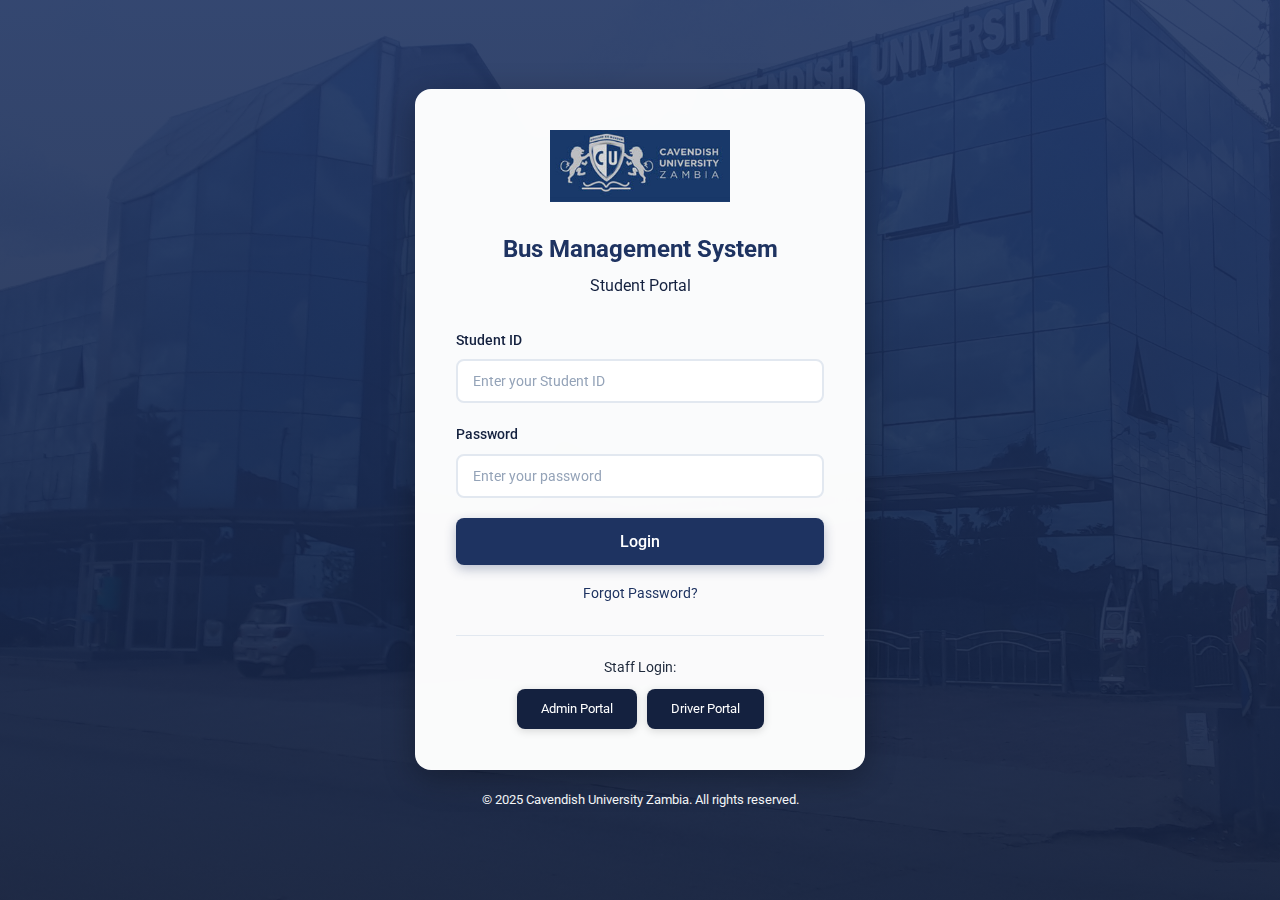
<file: index.html>
<!DOCTYPE html>
<html lang="en">
<head>
    <meta charset="UTF-8">
    <meta name="viewport" content="width=device-width, initial-scale=1.0">
    <title>Cavendish Bus Management - Student Login</title>
    <link rel="stylesheet" href="css/styles.css">
    <link href="https://fonts.googleapis.com/css2?family=Roboto:wght@300;400;500;700&display=swap" rel="stylesheet">
</head>
<body class="login-page">
    <div class="login-container">
        <div class="login-box">
            <div class="logo-section">
                <img src="assets/images/cavendish_mainlogo.jpg" alt="Cavendish University Logo" class="university-logo">
                <h1>Bus Management System</h1>
                <p class="subtitle">Student Portal</p>
            </div>
            
            <form id="studentLoginForm" class="login-form">
                <div class="form-group">
                    <label for="studentId">Student ID</label>
                    <input type="text" id="studentId" name="studentId" placeholder="Enter your Student ID" required>
                </div>
                
                <div class="form-group">
                    <label for="password">Password</label>
                    <input type="password" id="password" name="password" placeholder="Enter your password" required>
                </div>
                
                <button type="submit" class="btn-primary">Login</button>
                
                <div class="forgot-password">
                    <a href="#" id="forgotPasswordLink">Forgot Password?</a>
                </div>
            </form>
            
            <div class="other-portals">
                <p>Staff Login:</p>
                <div class="portal-links">
                    <a href="admin_dashboard/home.html" class="portal-link">Admin Portal</a>
                    <a href="driver_page/home.html" class="portal-link">Driver Portal</a>
                </div>
            </div>
        </div>
        
        <footer class="login-footer">
            <p>&copy; 2025 Cavendish University Zambia. All rights reserved.</p>
        </footer>
    </div>
    
    <script src="scripts/main.js"></script>
</body>
</html>
</file>
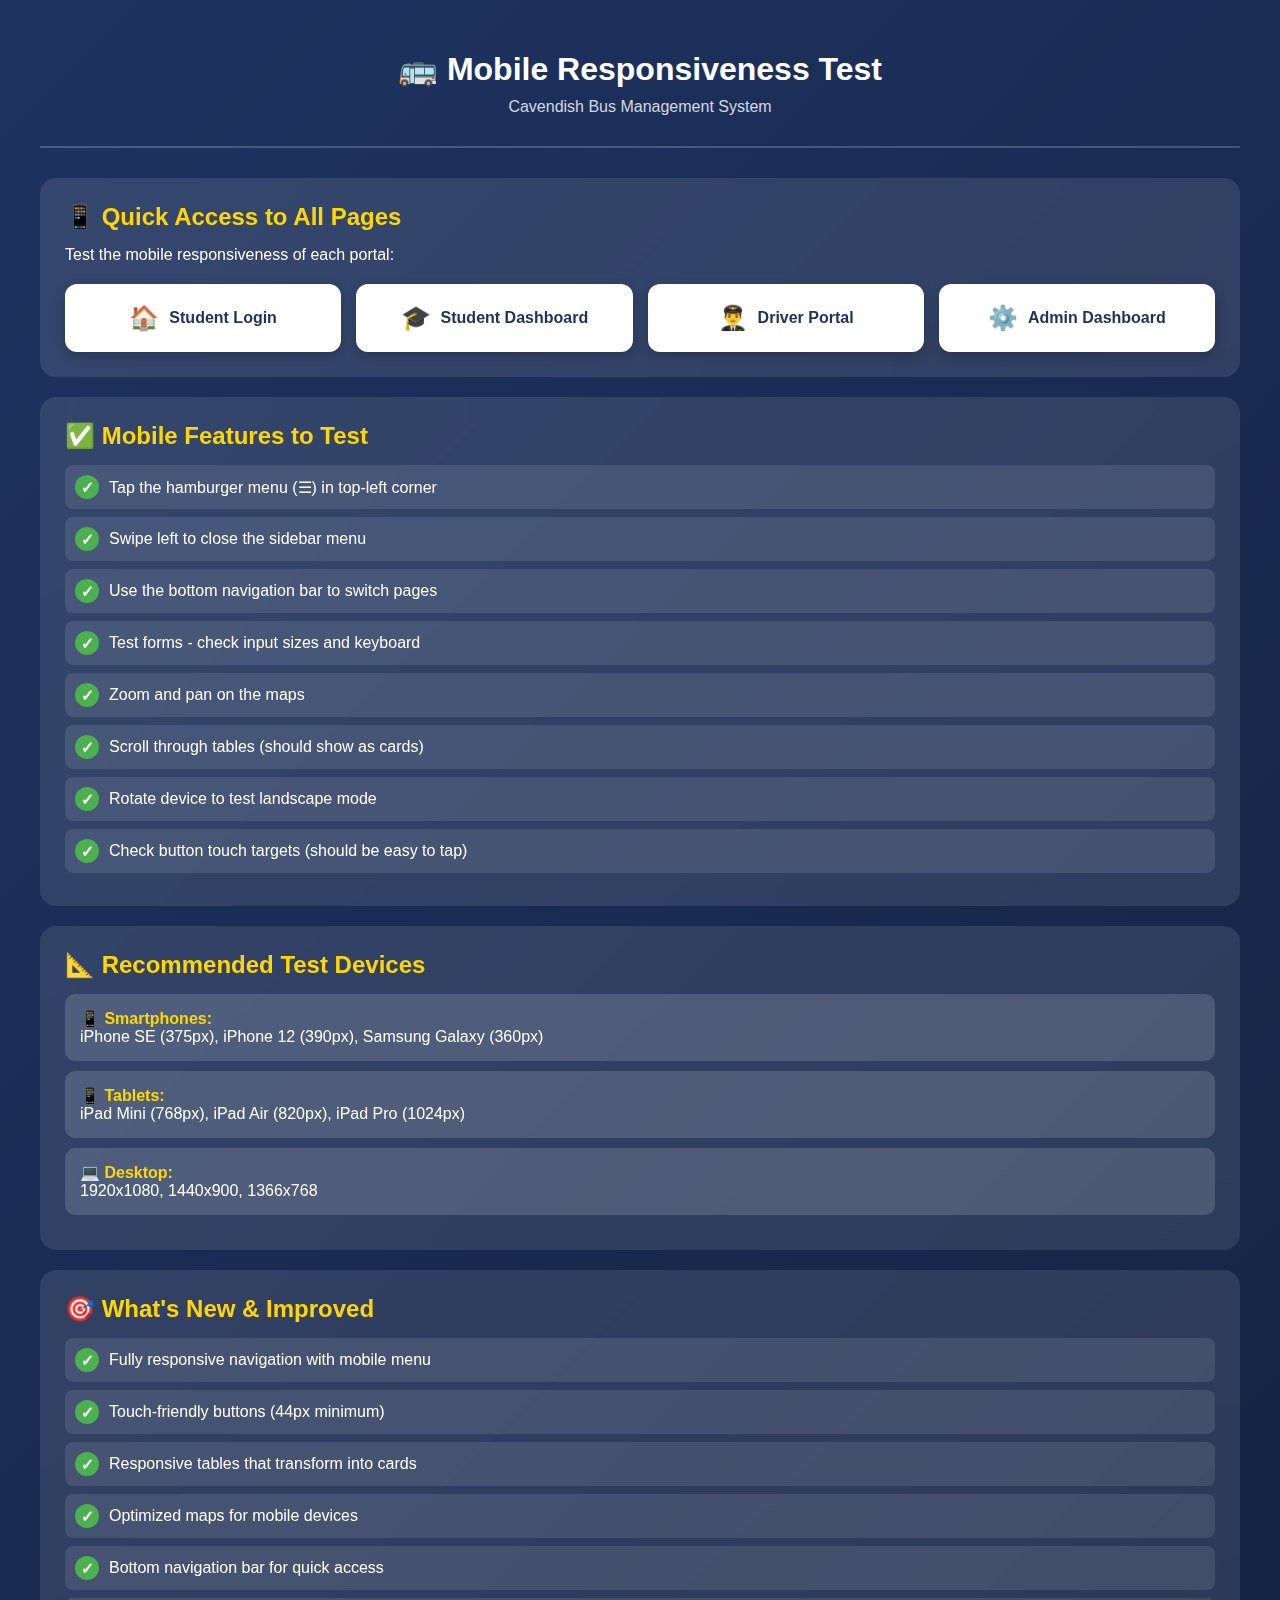
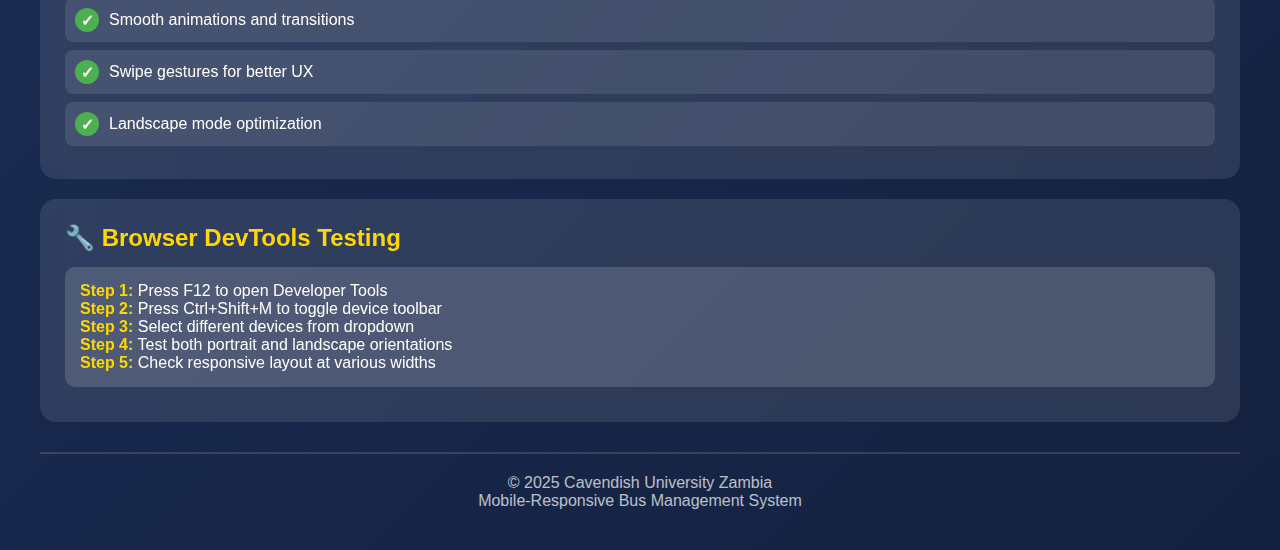
<file: mobile-test.html>
<!DOCTYPE html>
<html lang="en">
<head>
    <meta charset="UTF-8">
    <meta name="viewport" content="width=device-width, initial-scale=1.0, maximum-scale=1.0, user-scalable=no">
    <title>Mobile Test - Cavendish Bus Management</title>
    <style>
        * {
            margin: 0;
            padding: 0;
            box-sizing: border-box;
        }
        
        body {
            font-family: 'Segoe UI', Tahoma, Geneva, Verdana, sans-serif;
            background: linear-gradient(135deg, #1e3361 0%, #14213f 100%);
            color: white;
            padding: 20px;
            min-height: 100vh;
        }
        
        .container {
            max-width: 1200px;
            margin: 0 auto;
        }
        
        header {
            text-align: center;
            padding: 30px 0;
            border-bottom: 2px solid rgba(255,255,255,0.2);
            margin-bottom: 30px;
        }
        
        h1 {
            font-size: 2rem;
            margin-bottom: 10px;
        }
        
        .subtitle {
            opacity: 0.8;
            font-size: 1rem;
        }
        
        .test-section {
            background: rgba(255,255,255,0.1);
            backdrop-filter: blur(10px);
            border-radius: 16px;
            padding: 25px;
            margin-bottom: 20px;
        }
        
        h2 {
            font-size: 1.5rem;
            margin-bottom: 15px;
            color: #ffd700;
        }
        
        .button-grid {
            display: grid;
            grid-template-columns: repeat(auto-fit, minmax(250px, 1fr));
            gap: 15px;
            margin-top: 20px;
        }
        
        .test-btn {
            background: white;
            color: #1e3361;
            padding: 20px;
            border: none;
            border-radius: 12px;
            font-size: 16px;
            font-weight: 600;
            cursor: pointer;
            transition: all 0.3s ease;
            text-decoration: none;
            display: flex;
            align-items: center;
            justify-content: center;
            gap: 10px;
            box-shadow: 0 4px 12px rgba(0,0,0,0.2);
        }
        
        .test-btn:hover {
            transform: translateY(-3px);
            box-shadow: 0 6px 16px rgba(0,0,0,0.3);
        }
        
        .test-btn:active {
            transform: scale(0.98);
        }
        
        .icon {
            font-size: 24px;
        }
        
        .info-card {
            background: rgba(255,255,255,0.15);
            padding: 15px;
            border-radius: 10px;
            margin: 10px 0;
        }
        
        .info-card strong {
            color: #ffd700;
        }
        
        .checklist {
            list-style: none;
            margin-top: 15px;
        }
        
        .checklist li {
            padding: 10px;
            background: rgba(255,255,255,0.1);
            margin: 8px 0;
            border-radius: 8px;
            display: flex;
            align-items: center;
            gap: 10px;
        }
        
        .checklist li::before {
            content: '✓';
            background: #4caf50;
            color: white;
            width: 24px;
            height: 24px;
            border-radius: 50%;
            display: flex;
            align-items: center;
            justify-content: center;
            font-weight: bold;
        }
        
        @media (max-width: 768px) {
            h1 {
                font-size: 1.5rem;
            }
            
            h2 {
                font-size: 1.2rem;
            }
            
            .test-section {
                padding: 20px;
            }
            
            .button-grid {
                grid-template-columns: 1fr;
            }
        }
        
        footer {
            text-align: center;
            padding: 20px;
            margin-top: 30px;
            border-top: 2px solid rgba(255,255,255,0.2);
            opacity: 0.7;
        }
    </style>
</head>
<body>
    <div class="container">
        <header>
            <h1>🚌 Mobile Responsiveness Test</h1>
            <p class="subtitle">Cavendish Bus Management System</p>
        </header>
        
        <div class="test-section">
            <h2>📱 Quick Access to All Pages</h2>
            <p>Test the mobile responsiveness of each portal:</p>
            <div class="button-grid">
                <a href="index.html" class="test-btn">
                    <span class="icon">🏠</span>
                    Student Login
                </a>
                <a href="student_page/home.html" class="test-btn">
                    <span class="icon">🎓</span>
                    Student Dashboard
                </a>
                <a href="driver_page/home.html" class="test-btn">
                    <span class="icon">👨‍✈️</span>
                    Driver Portal
                </a>
                <a href="admin_dashboard/home.html" class="test-btn">
                    <span class="icon">⚙️</span>
                    Admin Dashboard
                </a>
            </div>
        </div>
        
        <div class="test-section">
            <h2>✅ Mobile Features to Test</h2>
            <ul class="checklist">
                <li>Tap the hamburger menu (☰) in top-left corner</li>
                <li>Swipe left to close the sidebar menu</li>
                <li>Use the bottom navigation bar to switch pages</li>
                <li>Test forms - check input sizes and keyboard</li>
                <li>Zoom and pan on the maps</li>
                <li>Scroll through tables (should show as cards)</li>
                <li>Rotate device to test landscape mode</li>
                <li>Check button touch targets (should be easy to tap)</li>
            </ul>
        </div>
        
        <div class="test-section">
            <h2>📐 Recommended Test Devices</h2>
            <div class="info-card">
                <strong>📱 Smartphones:</strong>
                <p>iPhone SE (375px), iPhone 12 (390px), Samsung Galaxy (360px)</p>
            </div>
            <div class="info-card">
                <strong>📱 Tablets:</strong>
                <p>iPad Mini (768px), iPad Air (820px), iPad Pro (1024px)</p>
            </div>
            <div class="info-card">
                <strong>💻 Desktop:</strong>
                <p>1920x1080, 1440x900, 1366x768</p>
            </div>
        </div>
        
        <div class="test-section">
            <h2>🎯 What's New & Improved</h2>
            <ul class="checklist">
                <li>Fully responsive navigation with mobile menu</li>
                <li>Touch-friendly buttons (44px minimum)</li>
                <li>Responsive tables that transform into cards</li>
                <li>Optimized maps for mobile devices</li>
                <li>Bottom navigation bar for quick access</li>
                <li>Smooth animations and transitions</li>
                <li>Swipe gestures for better UX</li>
                <li>Landscape mode optimization</li>
            </ul>
        </div>
        
        <div class="test-section">
            <h2>🔧 Browser DevTools Testing</h2>
            <div class="info-card">
                <strong>Step 1:</strong> Press F12 to open Developer Tools<br>
                <strong>Step 2:</strong> Press Ctrl+Shift+M to toggle device toolbar<br>
                <strong>Step 3:</strong> Select different devices from dropdown<br>
                <strong>Step 4:</strong> Test both portrait and landscape orientations<br>
                <strong>Step 5:</strong> Check responsive layout at various widths
            </div>
        </div>
        
        <footer>
            <p>© 2025 Cavendish University Zambia</p>
            <p>Mobile-Responsive Bus Management System</p>
        </footer>
    </div>
    
    <script>
        // Add touch feedback
        document.querySelectorAll('.test-btn').forEach(btn => {
            btn.addEventListener('touchstart', function() {
                this.style.transform = 'scale(0.95)';
            });
            
            btn.addEventListener('touchend', function() {
                this.style.transform = '';
            });
        });
        
        // Display current viewport size
        function showViewportSize() {
            const width = window.innerWidth;
            const height = window.innerHeight;
            console.log(`Viewport: ${width}x${height}px`);
        }
        
        window.addEventListener('resize', showViewportSize);
        window.addEventListener('orientationchange', function() {
            setTimeout(showViewportSize, 100);
        });
        
        showViewportSize();
    </script>
</body>
</html>
</file>
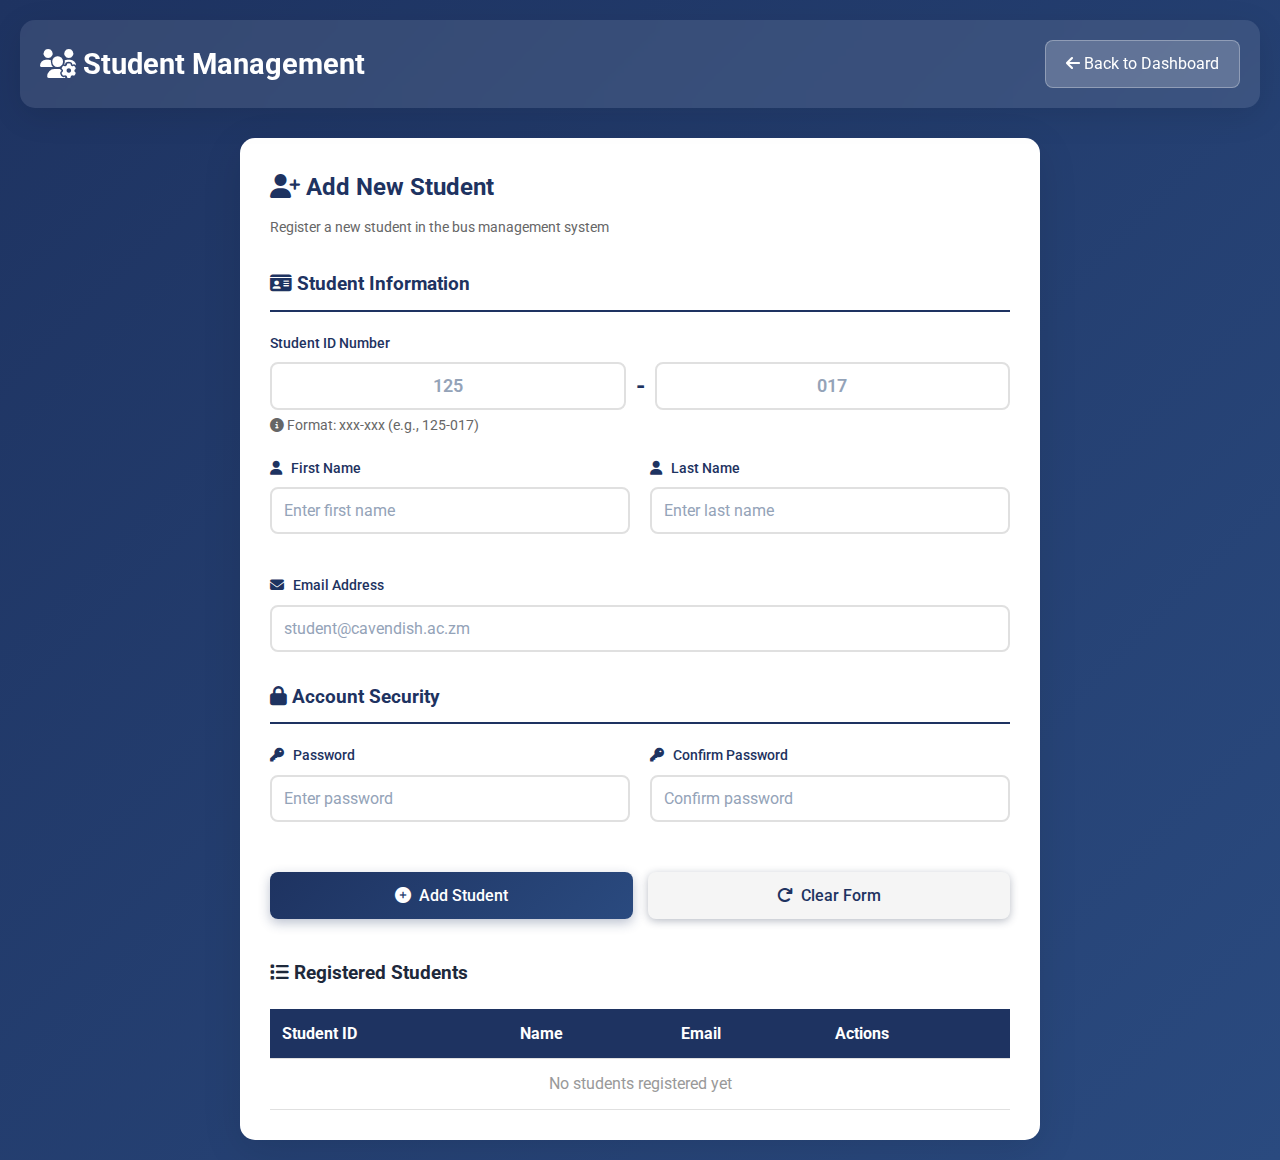
<file: admin_dashboard/manage_students.html>
<!DOCTYPE html>
<html lang="en">
<head>
    <meta charset="UTF-8">
    <meta name="viewport" content="width=device-width, initial-scale=1.0, maximum-scale=1.0, user-scalable=no, viewport-fit=cover">
    <meta name="apple-mobile-web-app-capable" content="yes">
    <meta name="apple-mobile-web-app-status-bar-style" content="black-translucent">
    <meta name="theme-color" content="#1e3361">
    <meta name="description" content="Cavendish University Zambia Bus Management System - Student Management">
    <title>Cavendish Bus Management - Manage Students</title>
    <link rel="stylesheet" href="../css/styles.css">
    <link href="https://fonts.googleapis.com/css2?family=Roboto:wght@300;400;500;700&display=swap" rel="stylesheet">
    <link rel="stylesheet" href="https://cdnjs.cloudflare.com/ajax/libs/font-awesome/6.4.0/css/all.min.css">
    <style>
        .admin-container {
            min-height: 100vh;
            background: linear-gradient(135deg, #1e3361 0%, #2a4a7f 100%);
            padding: 20px;
        }

        .admin-header {
            background: rgba(255, 255, 255, 0.1);
            backdrop-filter: blur(10px);
            border-radius: 15px;
            padding: 20px;
            margin-bottom: 30px;
            display: flex;
            justify-content: space-between;
            align-items: center;
            box-shadow: 0 8px 32px rgba(0, 0, 0, 0.1);
        }

        .admin-header h1 {
            color: white;
            margin: 0;
            font-size: 1.8rem;
        }

        .logout-btn {
            background: rgba(255, 255, 255, 0.2);
            color: white;
            padding: 10px 20px;
            border-radius: 8px;
            text-decoration: none;
            transition: all 0.3s ease;
            border: 1px solid rgba(255, 255, 255, 0.3);
        }

        .logout-btn:hover {
            background: rgba(255, 255, 255, 0.3);
            transform: translateY(-2px);
        }

        .management-card {
            background: white;
            border-radius: 15px;
            padding: 30px;
            box-shadow: 0 10px 40px rgba(0, 0, 0, 0.1);
            max-width: 800px;
            margin: 0 auto;
        }

        .management-card h2 {
            color: #1e3361;
            margin-bottom: 10px;
            font-size: 1.5rem;
        }

        .management-card .subtitle {
            color: #666;
            margin-bottom: 30px;
            font-size: 0.9rem;
        }

        .form-section {
            margin-bottom: 30px;
        }

        .form-section h3 {
            color: #1e3361;
            margin-bottom: 20px;
            font-size: 1.2rem;
            border-bottom: 2px solid #1e3361;
            padding-bottom: 10px;
        }

        .form-row {
            display: grid;
            grid-template-columns: 1fr 1fr;
            gap: 20px;
            margin-bottom: 20px;
        }

        .form-group {
            margin-bottom: 20px;
        }

        .form-group label {
            display: block;
            margin-bottom: 8px;
            color: #1e3361;
            font-weight: 500;
        }

        .form-group input {
            width: 100%;
            padding: 12px;
            border: 2px solid #e0e0e0;
            border-radius: 8px;
            font-size: 1rem;
            transition: all 0.3s ease;
            box-sizing: border-box;
        }

        .form-group input:focus {
            outline: none;
            border-color: #1e3361;
            box-shadow: 0 0 0 3px rgba(30, 51, 97, 0.1);
        }

        .student-id-input {
            display: flex;
            gap: 10px;
            align-items: center;
        }

        .student-id-input input {
            flex: 1;
            text-align: center;
            font-weight: 600;
            font-size: 1.1rem;
        }

        .student-id-input span {
            font-size: 1.5rem;
            color: #1e3361;
            font-weight: bold;
        }

        .btn-group {
            display: flex;
            gap: 15px;
            margin-top: 30px;
        }

        .btn {
            flex: 1;
            padding: 14px 28px;
            border: none;
            border-radius: 8px;
            font-size: 1rem;
            font-weight: 500;
            cursor: pointer;
            transition: all 0.3s ease;
            display: flex;
            align-items: center;
            justify-content: center;
            gap: 8px;
        }

        .btn-primary {
            background: linear-gradient(135deg, #1e3361 0%, #2a4a7f 100%);
            color: white;
        }

        .btn-primary:hover {
            transform: translateY(-2px);
            box-shadow: 0 5px 20px rgba(30, 51, 97, 0.4);
        }

        .btn-secondary {
            background: #f5f5f5;
            color: #1e3361;
        }

        .btn-secondary:hover {
            background: #e0e0e0;
        }

        .students-list {
            margin-top: 40px;
        }

        .students-table {
            width: 100%;
            border-collapse: collapse;
            margin-top: 20px;
        }

        .students-table thead {
            background: #1e3361;
            color: white;
        }

        .students-table th,
        .students-table td {
            padding: 12px;
            text-align: left;
            border-bottom: 1px solid #e0e0e0;
        }

        .students-table tbody tr:hover {
            background: #f5f5f5;
        }

        .action-btn {
            padding: 6px 12px;
            border: none;
            border-radius: 5px;
            cursor: pointer;
            font-size: 0.85rem;
            transition: all 0.3s ease;
        }

        .btn-edit {
            background: #4CAF50;
            color: white;
            margin-right: 5px;
        }

        .btn-edit:hover {
            background: #45a049;
        }

        .btn-delete {
            background: #f44336;
            color: white;
        }

        .btn-delete:hover {
            background: #da190b;
        }

        .success-message,
        .error-message {
            padding: 15px;
            border-radius: 8px;
            margin-bottom: 20px;
            display: none;
        }

        .success-message {
            background: #d4edda;
            color: #155724;
            border: 1px solid #c3e6cb;
        }

        .error-message {
            background: #f8d7da;
            color: #721c24;
            border: 1px solid #f5c6cb;
        }

        .id-format-hint {
            font-size: 0.85rem;
            color: #666;
            margin-top: 5px;
        }

        @media (max-width: 768px) {
            .admin-header {
                flex-direction: column;
                gap: 15px;
            }

            .form-row {
                grid-template-columns: 1fr;
            }

            .btn-group {
                flex-direction: column;
            }

            .students-table {
                font-size: 0.85rem;
            }

            .students-table th,
            .students-table td {
                padding: 8px;
            }
        }
    </style>
</head>
<body>
    <div class="admin-container">
        <div class="admin-header">
            <h1><i class="fas fa-users-cog"></i> Student Management</h1>
            <a href="home.html" class="logout-btn"><i class="fas fa-arrow-left"></i> Back to Dashboard</a>
        </div>

        <div class="management-card">
            <h2><i class="fas fa-user-plus"></i> Add New Student</h2>
            <p class="subtitle">Register a new student in the bus management system</p>

            <div id="successMessage" class="success-message">
                <i class="fas fa-check-circle"></i> <span id="successText"></span>
            </div>
            <div id="errorMessage" class="error-message">
                <i class="fas fa-exclamation-circle"></i> <span id="errorText"></span>
            </div>

            <form id="addStudentForm">
                <div class="form-section">
                    <h3><i class="fas fa-id-card"></i> Student Information</h3>
                    
                    <div class="form-group">
                        <label for="studentIdPart1">Student ID Number</label>
                        <div class="student-id-input">
                            <input type="text" id="studentIdPart1" name="studentIdPart1" 
                                   placeholder="125" maxlength="3" pattern="[0-9]{3}" required>
                            <span>-</span>
                            <input type="text" id="studentIdPart2" name="studentIdPart2" 
                                   placeholder="017" maxlength="3" pattern="[0-9]{3}" required>
                        </div>
                        <div class="id-format-hint">
                            <i class="fas fa-info-circle"></i> Format: xxx-xxx (e.g., 125-017)
                        </div>
                    </div>

                    <div class="form-row">
                        <div class="form-group">
                            <label for="firstName"><i class="fas fa-user"></i> First Name</label>
                            <input type="text" id="firstName" name="firstName" placeholder="Enter first name" required>
                        </div>

                        <div class="form-group">
                            <label for="lastName"><i class="fas fa-user"></i> Last Name</label>
                            <input type="text" id="lastName" name="lastName" placeholder="Enter last name" required>
                        </div>
                    </div>

                    <div class="form-group">
                        <label for="email"><i class="fas fa-envelope"></i> Email Address</label>
                        <input type="email" id="email" name="email" placeholder="student@cavendish.ac.zm" required>
                    </div>
                </div>

                <div class="form-section">
                    <h3><i class="fas fa-lock"></i> Account Security</h3>
                    
                    <div class="form-row">
                        <div class="form-group">
                            <label for="password"><i class="fas fa-key"></i> Password</label>
                            <input type="password" id="password" name="password" 
                                   placeholder="Enter password" minlength="6" required>
                        </div>

                        <div class="form-group">
                            <label for="confirmPassword"><i class="fas fa-key"></i> Confirm Password</label>
                            <input type="password" id="confirmPassword" name="confirmPassword" 
                                   placeholder="Confirm password" minlength="6" required>
                        </div>
                    </div>
                </div>

                <div class="btn-group">
                    <button type="submit" class="btn btn-primary">
                        <i class="fas fa-plus-circle"></i> Add Student
                    </button>
                    <button type="reset" class="btn btn-secondary">
                        <i class="fas fa-redo"></i> Clear Form
                    </button>
                </div>
            </form>

            <div class="students-list">
                <h3><i class="fas fa-list"></i> Registered Students</h3>
                <table class="students-table">
                    <thead>
                        <tr>
                            <th>Student ID</th>
                            <th>Name</th>
                            <th>Email</th>
                            <th>Actions</th>
                        </tr>
                    </thead>
                    <tbody id="studentsTableBody">
                        <!-- Students will be dynamically added here -->
                    </tbody>
                </table>
            </div>
        </div>
    </div>

    <script>
        // Storage key for students
        const STORAGE_KEY = 'cavendish_students';

        // Load students from localStorage
        function loadStudents() {
            const students = localStorage.getItem(STORAGE_KEY);
            return students ? JSON.parse(students) : [];
        }

        // Save students to localStorage
        function saveStudents(students) {
            localStorage.setItem(STORAGE_KEY, JSON.stringify(students));
        }

        // Display students in table
        function displayStudents() {
            const students = loadStudents();
            const tbody = document.getElementById('studentsTableBody');
            
            if (students.length === 0) {
                tbody.innerHTML = '<tr><td colspan="4" style="text-align: center; color: #999;">No students registered yet</td></tr>';
                return;
            }

            tbody.innerHTML = students.map(student => `
                <tr>
                    <td><strong>${student.studentId}</strong></td>
                    <td>${student.firstName} ${student.lastName}</td>
                    <td>${student.email}</td>
                    <td>
                        <button class="action-btn btn-edit" onclick="editStudent('${student.studentId}')">
                            <i class="fas fa-edit"></i> Edit
                        </button>
                        <button class="action-btn btn-delete" onclick="deleteStudent('${student.studentId}')">
                            <i class="fas fa-trash"></i> Delete
                        </button>
                    </td>
                </tr>
            `).join('');
        }

        // Show success message
        function showSuccess(message) {
            const successMsg = document.getElementById('successMessage');
            const successText = document.getElementById('successText');
            successText.textContent = message;
            successMsg.style.display = 'block';
            
            setTimeout(() => {
                successMsg.style.display = 'none';
            }, 5000);
        }

        // Show error message
        function showError(message) {
            const errorMsg = document.getElementById('errorMessage');
            const errorText = document.getElementById('errorText');
            errorText.textContent = message;
            errorMsg.style.display = 'block';
            
            setTimeout(() => {
                errorMsg.style.display = 'none';
            }, 5000);
        }

        // Auto-format student ID input
        document.getElementById('studentIdPart1').addEventListener('input', function(e) {
            this.value = this.value.replace(/[^0-9]/g, '');
            if (this.value.length === 3) {
                document.getElementById('studentIdPart2').focus();
            }
        });

        document.getElementById('studentIdPart2').addEventListener('input', function(e) {
            this.value = this.value.replace(/[^0-9]/g, '');
        });

        // Handle form submission
        document.getElementById('addStudentForm').addEventListener('submit', function(e) {
            e.preventDefault();

            // Get form values
            const part1 = document.getElementById('studentIdPart1').value;
            const part2 = document.getElementById('studentIdPart2').value;
            const studentId = `${part1}-${part2}`;
            const firstName = document.getElementById('firstName').value;
            const lastName = document.getElementById('lastName').value;
            const email = document.getElementById('email').value;
            const password = document.getElementById('password').value;
            const confirmPassword = document.getElementById('confirmPassword').value;

            // Validate student ID format
            if (part1.length !== 3 || part2.length !== 3) {
                showError('Student ID must be in format xxx-xxx (6 digits)');
                return;
            }

            // Validate passwords match
            if (password !== confirmPassword) {
                showError('Passwords do not match!');
                return;
            }

            // Load existing students
            const students = loadStudents();

            // Check if student ID already exists
            if (students.some(s => s.studentId === studentId)) {
                showError('Student ID already exists!');
                return;
            }

            // Add new student
            const newStudent = {
                studentId: studentId,
                firstName: firstName,
                lastName: lastName,
                email: email,
                password: password, // In production, this should be hashed
                createdAt: new Date().toISOString()
            };

            students.push(newStudent);
            saveStudents(students);

            // Show success message
            showSuccess(`Student ${studentId} - ${firstName} ${lastName} has been added successfully!`);

            // Reset form
            this.reset();
            document.getElementById('studentIdPart1').focus();

            // Refresh table
            displayStudents();
        });

        // Delete student
        function deleteStudent(studentId) {
            if (!confirm(`Are you sure you want to delete student ${studentId}?`)) {
                return;
            }

            let students = loadStudents();
            students = students.filter(s => s.studentId !== studentId);
            saveStudents(students);

            showSuccess(`Student ${studentId} has been deleted.`);
            displayStudents();
        }

        // Edit student (basic implementation)
        function editStudent(studentId) {
            const students = loadStudents();
            const student = students.find(s => s.studentId === studentId);

            if (student) {
                const [part1, part2] = student.studentId.split('-');
                document.getElementById('studentIdPart1').value = part1;
                document.getElementById('studentIdPart2').value = part2;
                document.getElementById('firstName').value = student.firstName;
                document.getElementById('lastName').value = student.lastName;
                document.getElementById('email').value = student.email;
                document.getElementById('password').value = student.password;
                document.getElementById('confirmPassword').value = student.password;

                // Scroll to form
                window.scrollTo({ top: 0, behavior: 'smooth' });

                // Delete the old entry (will be replaced when form is submitted)
                deleteStudent(studentId);
            }
        }

        // Load students on page load
        displayStudents();
    </script>
</body>
</html>
</file>
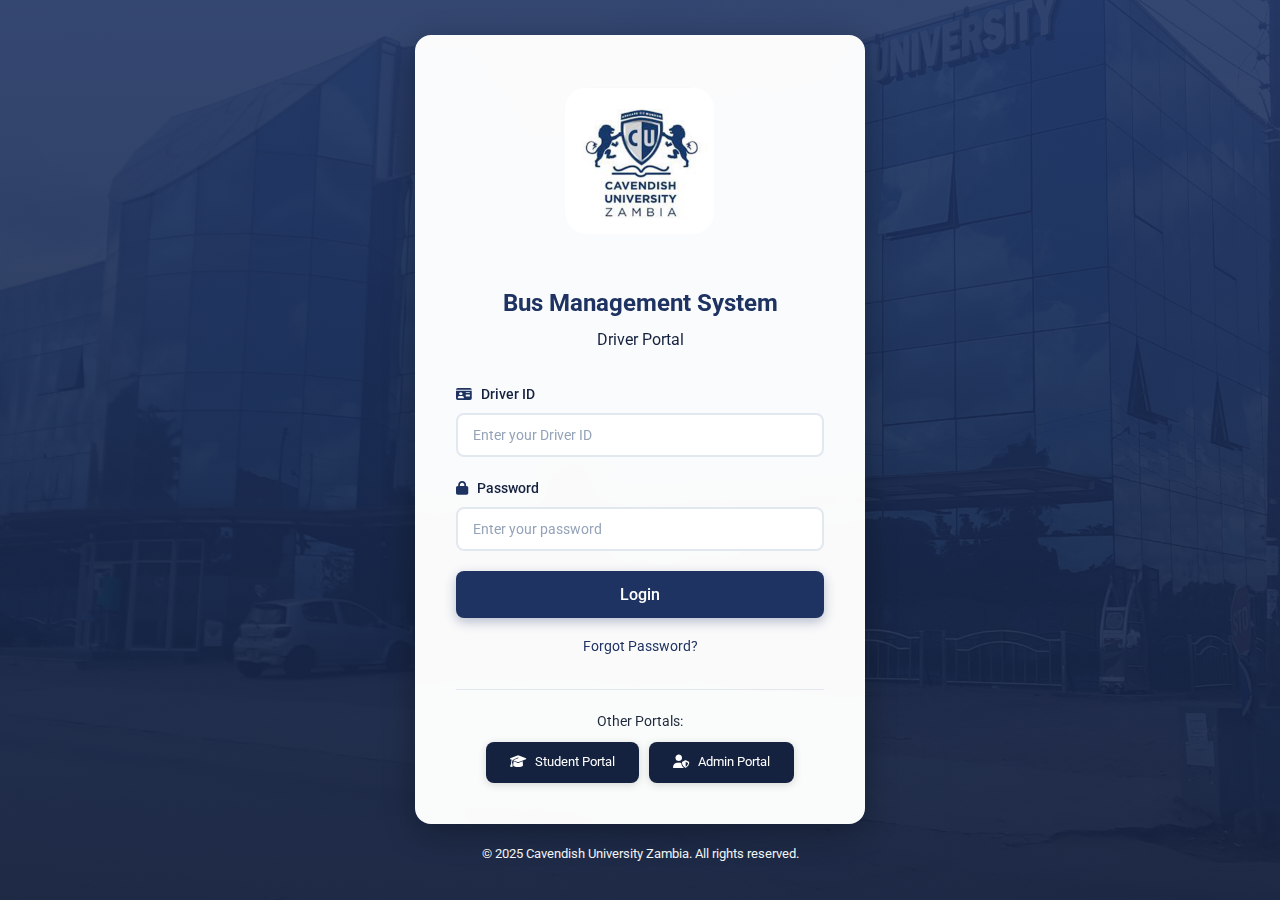
<file: driver_page/driver_login.html>
<!DOCTYPE html>
<html lang="en">
<head>
    <meta charset="UTF-8">
    <meta name="viewport" content="width=device-width, initial-scale=1.0, maximum-scale=1.0, user-scalable=no, viewport-fit=cover">
    <meta name="apple-mobile-web-app-capable" content="yes">
    <meta name="apple-mobile-web-app-status-bar-style" content="black-translucent">
    <meta name="theme-color" content="#1e3361">
    <meta name="description" content="Cavendish University Zambia Bus Management System - Driver Login Portal">
    <title>Cavendish Bus Management - Driver Login</title>
    <link rel="stylesheet" href="../css/styles.css">
    <link href="https://fonts.googleapis.com/css2?family=Roboto:wght@300;400;500;700&display=swap" rel="stylesheet">
    <link rel="stylesheet" href="https://cdnjs.cloudflare.com/ajax/libs/font-awesome/6.4.0/css/all.min.css">
</head>
<body class="login-page">
    <div class="login-container">
        <div class="login-box">
            <div class="logo-section">
                <img src="../assets/images/white_logo.png" alt="Cavendish University Logo" class="university-logo">
                <h1>Bus Management System</h1>
                <p class="subtitle">Driver Portal</p>
            </div>
            
            <form id="driverLoginForm" class="login-form">
                <div class="form-group">
                    <label for="driverId"><i class="fas fa-id-card"></i> Driver ID</label>
                    <input type="text" id="driverId" name="driverId" placeholder="Enter your Driver ID" required>
                </div>
                
                <div class="form-group">
                    <label for="password"><i class="fas fa-lock"></i> Password</label>
                    <input type="password" id="password" name="password" placeholder="Enter your password" required>
                </div>
                
                <button type="submit" class="btn-primary">Login</button>
                
                <div class="forgot-password">
                    <a href="#" id="forgotPasswordLink">Forgot Password?</a>
                </div>
            </form>
            
            <div class="other-portals">
                <p>Other Portals:</p>
                <div class="portal-links">
                    <a href="../index.html" class="portal-link"><i class="fas fa-graduation-cap"></i> Student Portal</a>
                    <a href="../admin_dashboard/admin_login.html" class="portal-link"><i class="fas fa-user-shield"></i> Admin Portal</a>
                </div>
            </div>
        </div>
        
        <footer class="login-footer">
            <p>&copy; 2025 Cavendish University Zambia. All rights reserved.</p>
        </footer>
    </div>
    
    <script src="../scripts/main.js"></script>
</body>
</html>
</file>
<file: css/styles.css>
/* ===================================
   Global Styles & Variables
   =================================== */
:root {
    --primary-color: #1e3361;
    --secondary-color: #14213f;
    --sidebar-nav-color: #19396a;
    --accent-color: #ffffff;
    --text-light: #f8fafc;
    --text-dark: #1e293b;
    --border-color: #e2e8f0;
    --success-color: #10b981;
    --warning-color: #f59e0b;
    --danger-color: #ef4444;
    --info-color: #06b6d4;
    --shadow: 0 2px 10px rgba(0, 0, 0, 0.08);
    --shadow-lg: 0 10px 30px rgba(0, 0, 0, 0.12);
}

* {
    margin: 0;
    padding: 0;
    box-sizing: border-box;
}

body {
    font-family: 'Roboto', sans-serif;
    background-color: #f5f5f5;
    color: var(--text-dark);
    line-height: 1.6;
    -webkit-font-smoothing: antialiased;
    -moz-osx-font-smoothing: grayscale;
}

/* iOS safe area support */
@supports (padding: max(0px)) {
    body {
        padding-left: env(safe-area-inset-left);
        padding-right: env(safe-area-inset-right);
    }
}

/* ===================================
   Login Page Styles
   =================================== */
.login-page {
    background: linear-gradient(rgba(30, 51, 97, 0.9), rgba(20, 33, 63, 0.9)), 
                url('../assets/images/login_background_image.jpeg') no-repeat center center fixed;
    background-size: cover;
    min-height: 100vh;
    display: flex;
    align-items: center;
    justify-content: center;
    padding: 20px;
}

.login-container {
    width: 100%;
    max-width: 450px;
}

.login-box {
    background: rgba(255, 255, 255, 0.98);
    backdrop-filter: blur(10px);
    border-radius: 16px;
    padding: 40px;
    box-shadow: 0 8px 32px rgba(0, 0, 0, 0.3);
    border: 1px solid rgba(255, 255, 255, 0.2);
}

.logo-section {
    text-align: center;
    margin-bottom: 30px;
}

.university-logo {
    max-width: 180px;
    height: auto;
    margin-bottom: 20px;
}

.logo-section h1 {
    color: var(--primary-color);
    font-size: 24px;
    font-weight: 700;
    margin-bottom: 5px;
}

.subtitle {
    color: var(--secondary-color);
    font-size: 16px;
    font-weight: 400;
}

.login-form {
    margin-top: 30px;
}

.form-group {
    margin-bottom: 20px;
}

.form-group label {
    display: block;
    color: var(--secondary-color);
    font-weight: 500;
    margin-bottom: 8px;
    font-size: 14px;
}

.form-group label i {
    margin-right: 6px;
    color: var(--primary-color);
}

.form-group input {
    width: 100%;
    padding: 12px 15px;
    border: 2px solid var(--border-color);
    border-radius: 8px;
    font-size: 14px;
    font-family: 'Roboto', sans-serif;
    transition: all 0.3s ease;
    background: white;
}

.form-group input:focus {
    outline: none;
    border-color: var(--primary-color);
    box-shadow: 0 0 0 3px rgba(30, 58, 138, 0.1);
}

.form-group input::placeholder {
    color: #94a3b8;
}

.btn-primary {
    width: 100%;
    padding: 14px;
    background: var(--primary-color);
    color: white;
    border: none;
    border-radius: 8px;
    font-size: 16px;
    font-weight: 500;
    cursor: pointer;
    transition: all 0.3s ease;
    font-family: 'Roboto', sans-serif;
    box-shadow: 0 4px 12px rgba(30, 51, 97, 0.3);
}

.btn-primary:hover {
    background: var(--secondary-color);
    transform: translateY(-2px);
    box-shadow: 0 6px 16px rgba(30, 51, 97, 0.4);
}

.forgot-password {
    text-align: center;
    margin-top: 15px;
}

.forgot-password a {
    color: var(--primary-color);
    text-decoration: none;
    font-size: 14px;
}

.forgot-password a:hover {
    text-decoration: underline;
}

.other-portals {
    margin-top: 30px;
    padding-top: 20px;
    border-top: 1px solid var(--border-color);
    text-align: center;
}

.other-portals p {
    color: var(--text-dark);
    font-size: 14px;
    margin-bottom: 10px;
}

.portal-links {
    display: flex;
    gap: 10px;
    justify-content: center;
}

.portal-link {
    padding: 10px 24px;
    background: var(--secondary-color);
    color: white;
    text-decoration: none;
    border-radius: 8px;
    font-size: 13px;
    transition: all 0.3s ease;
    box-shadow: 0 2px 8px rgba(0, 0, 0, 0.15);
}

.portal-link:hover {
    background: var(--primary-color);
    transform: translateY(-2px);
    box-shadow: 0 4px 12px rgba(0, 0, 0, 0.25);
}

.portal-link i {
    margin-right: 6px;
}

.login-footer {
    text-align: center;
    margin-top: 20px;
    color: var(--text-light);
    font-size: 13px;
}

/* ===================================
   Dashboard Layout (Admin/Student/Driver)
   =================================== */
.dashboard {
    display: flex;
    min-height: 100vh;
    background-color: #f5f5f5;
}

/* Sidebar Navigation */
.sidebar {
    width: 260px;
    background: var(--sidebar-nav-color);
    color: white;
    position: fixed;
    height: 100vh;
    overflow-y: auto;
    transition: transform 0.3s;
    z-index: 1000;
    box-shadow: 4px 0 15px rgba(0, 0, 0, 0.1);
}

.sidebar-header {
    padding: 30px 20px;
    background: var(--primary-color);
    text-align: center;
    border-bottom: 2px solid var(--secondary-color);
}

.sidebar-logo {
    max-width: 140px;
    height: auto;
    margin-bottom: 12px;
    background: white;
    padding: 10px;
    border-radius: 8px;
}

.sidebar-title {
    font-size: 18px;
    font-weight: 600;
    color: white;
}

.sidebar-nav {
    padding: 20px 0;
}

.nav-item {
    padding: 15px 25px;
    color: rgba(255, 255, 255, 0.9);
    text-decoration: none;
    display: flex;
    align-items: center;
    gap: 12px;
    transition: all 0.3s ease;
    cursor: pointer;
    border-left: 4px solid transparent;
}

.nav-item:hover {
    background: var(--primary-color);
    color: white;
}

.nav-item.active {
    background: var(--primary-color);
    color: white;
    border-left-color: white;
    font-weight: 500;
}

.nav-icon {
    font-size: 20px;
    width: 24px;
    display: flex;
    align-items: center;
    justify-content: center;
}

.nav-icon i {
    font-size: 18px;
}

/* Main Content Area */
.main-content {
    flex: 1;
    margin-left: 260px;
    display: flex;
    flex-direction: column;
}

/* Top Header Bar */
.top-header {
    background: white;
    padding: 15px 30px;
    display: flex;
    justify-content: space-between;
    align-items: center;
    box-shadow: var(--shadow);
    position: sticky;
    top: 0;
    z-index: 999;
}

.header-left h2 {
    color: var(--primary-color);
    font-size: 24px;
    font-weight: 500;
}

.header-right {
    display: flex;
    align-items: center;
    gap: 20px;
}

.header-icon {
    width: 40px;
    height: 40px;
    border-radius: 50%;
    background: var(--primary-color);
    color: white;
    display: flex;
    align-items: center;
    justify-content: center;
    cursor: pointer;
    transition: all 0.3s ease;
    position: relative;
}

.header-icon:hover {
    background: var(--secondary-color);
    transform: scale(1.05);
}

.header-icon i {
    font-size: 18px;
}

.notification-badge {
    position: absolute;
    top: -5px;
    right: -5px;
    background: var(--danger-color);
    color: white;
    border-radius: 50%;
    width: 20px;
    height: 20px;
    font-size: 11px;
    display: flex;
    align-items: center;
    justify-content: center;
    font-weight: 700;
}

.profile-icon {
    width: 40px;
    height: 40px;
    border-radius: 50%;
    background: var(--secondary-color);
    color: white;
    display: flex;
    align-items: center;
    justify-content: center;
    font-weight: 500;
    cursor: pointer;
}

/* Content Container */
.content-container {
    padding: 30px;
    flex: 1;
}

/* Cards */
.card {
    background: white;
    border-radius: 12px;
    padding: 25px;
    box-shadow: var(--shadow);
    margin-bottom: 25px;
    transition: all 0.3s ease;
    border: 1px solid var(--border-color);
}

.card:hover {
    box-shadow: var(--shadow-lg);
    transform: translateY(-2px);
}

.card-header {
    margin-bottom: 20px;
}

.card-title {
    color: var(--primary-color);
    font-size: 20px;
    font-weight: 500;
    margin-bottom: 5px;
}

.card-subtitle {
    color: #777;
    font-size: 14px;
}

/* Stats Cards */
.stats-grid {
    display: grid;
    grid-template-columns: repeat(auto-fit, minmax(250px, 1fr));
    gap: 20px;
    margin-bottom: 30px;
}

.stat-card {
    background: white;
    border-radius: 12px;
    padding: 25px;
    box-shadow: var(--shadow);
    display: flex;
    align-items: center;
    gap: 20px;
    transition: all 0.3s ease;
    border: 1px solid var(--border-color);
}

.stat-card:hover {
    box-shadow: var(--shadow-lg);
    transform: translateY(-3px);
}

.stat-icon {
    width: 60px;
    height: 60px;
    border-radius: 12px;
    display: flex;
    align-items: center;
    justify-content: center;
    font-size: 28px;
    color: white;
}

.stat-icon i {
    font-size: 26px;
}

.stat-icon.blue { background: var(--primary-color); }
.stat-icon.green { background: var(--success-color); }
.stat-icon.orange { background: var(--warning-color); }
.stat-icon.red { background: var(--danger-color); }
.stat-icon.purple { background: var(--secondary-color); }

.stat-info h3 {
    font-size: 32px;
    font-weight: 700;
    color: var(--primary-color);
    margin-bottom: 5px;
}

.stat-info p {
    color: #777;
    font-size: 14px;
}

/* Map Container */
.map-container {
    height: 500px;
    border-radius: 8px;
    overflow: hidden;
    background: #e0e0e0;
    position: relative;
}

#busMap {
    width: 100%;
    height: 100%;
}

.map-controls {
    position: absolute;
    top: 15px;
    right: 15px;
    z-index: 100;
    display: flex;
    gap: 10px;
}

.map-btn {
    background: white;
    border: none;
    padding: 10px 16px;
    border-radius: 8px;
    cursor: pointer;
    box-shadow: var(--shadow);
    font-size: 14px;
    font-family: 'Roboto', sans-serif;
    transition: all 0.3s ease;
    font-weight: 500;
    color: var(--primary-color);
}

.map-btn:hover {
    background: var(--primary-color);
    color: white;
    transform: translateY(-2px);
    box-shadow: var(--shadow-lg);
}

.map-btn i {
    margin-right: 6px;
}

/* Bus List */
.bus-list {
    display: flex;
    flex-direction: column;
    gap: 15px;
}

.bus-item {
    background: #f8fafc;
    padding: 20px;
    border-radius: 10px;
    display: flex;
    justify-content: space-between;
    align-items: center;
    border-left: 4px solid var(--primary-color);
    transition: all 0.3s ease;
    box-shadow: 0 1px 3px rgba(0, 0, 0, 0.05);
}

.bus-item:hover {
    transform: translateX(5px);
    box-shadow: 0 4px 12px rgba(0, 0, 0, 0.1);
    background: white;
}

.bus-info h4 {
    color: var(--primary-color);
    font-size: 16px;
    margin-bottom: 5px;
}

.bus-info p {
    color: #777;
    font-size: 14px;
}

.bus-status {
    padding: 8px 16px;
    border-radius: 20px;
    font-size: 13px;
    font-weight: 500;
}

.bus-status.active {
    background: #e8f5e9;
    color: var(--success-color);
}

.bus-status.inactive {
    background: #ffebee;
    color: var(--danger-color);
}

.bus-status.idle {
    background: #fff3e0;
    color: var(--warning-color);
}

/* Complaints Table */
.complaints-table {
    width: 100%;
    border-collapse: collapse;
}

.complaints-table thead {
    background: var(--primary-color);
    color: white;
}

.complaints-table th,
.complaints-table td {
    padding: 15px;
    text-align: left;
    border-bottom: 1px solid var(--border-color);
}

.complaints-table th {
    font-weight: 500;
    font-size: 14px;
}

.complaints-table td {
    font-size: 14px;
}

.complaints-table tbody tr:hover {
    background: #f9f9f9;
}

.status-badge {
    padding: 5px 12px;
    border-radius: 12px;
    font-size: 12px;
    font-weight: 500;
    display: inline-block;
}

.status-badge.pending {
    background: #fff3e0;
    color: var(--warning-color);
}

.status-badge.resolved {
    background: #e8f5e9;
    color: var(--success-color);
}

.status-badge.in-progress {
    background: #e3f2fd;
    color: #2196f3;
}

.action-btn {
    padding: 8px 16px;
    border: none;
    border-radius: 6px;
    cursor: pointer;
    font-size: 12px;
    font-family: 'Roboto', sans-serif;
    transition: all 0.3s ease;
    font-weight: 500;
}

.action-btn:hover {
    transform: translateY(-2px);
    box-shadow: 0 4px 8px rgba(0, 0, 0, 0.15);
}

.action-btn.view {
    background: var(--primary-color);
    color: white;
}

.action-btn.view:hover {
    background: var(--secondary-color);
}

.action-btn.resolve {
    background: var(--success-color);
    color: white;
}

.action-btn.resolve:hover {
    background: #059669;
}

/* Filter Controls */
.filter-section {
    display: flex;
    gap: 15px;
    margin-bottom: 20px;
    flex-wrap: wrap;
}

.filter-group {
    flex: 1;
    min-width: 200px;
}

.filter-group label {
    display: block;
    color: var(--secondary-color);
    font-weight: 500;
    margin-bottom: 8px;
    font-size: 14px;
}

.filter-group select,
.filter-group input {
    width: 100%;
    padding: 10px;
    border: 2px solid var(--border-color);
    border-radius: 8px;
    font-size: 14px;
    font-family: 'Roboto', sans-serif;
    transition: all 0.3s ease;
    background: white;
}

.filter-group select:focus,
.filter-group input:focus {
    outline: none;
    border-color: var(--primary-color);
    box-shadow: 0 0 0 3px rgba(30, 58, 138, 0.1);
}

/* Driver Route Form */
.route-form {
    display: grid;
    gap: 20px;
}

.form-row {
    display: grid;
    grid-template-columns: repeat(auto-fit, minmax(250px, 1fr));
    gap: 15px;
}

.btn-secondary {
    padding: 12px 24px;
    background: var(--secondary-color);
    color: white;
    border: none;
    border-radius: 8px;
    font-size: 14px;
    font-weight: 500;
    cursor: pointer;
    transition: all 0.3s ease;
    font-family: 'Roboto', sans-serif;
    box-shadow: 0 2px 8px rgba(20, 33, 63, 0.3);
}

.btn-secondary:hover {
    background: var(--primary-color);
    transform: translateY(-2px);
    box-shadow: 0 4px 12px rgba(20, 33, 63, 0.4);
}

/* Mobile Bottom Navigation */
.mobile-bottom-nav {
    display: none;
    position: fixed;
    bottom: 0;
    left: 0;
    right: 0;
    background: white;
    box-shadow: 0 -2px 10px rgba(0, 0, 0, 0.1);
    z-index: 1001;
    padding: 8px 0 calc(8px + env(safe-area-inset-bottom));
    border-top: 2px solid var(--border-color);
}

.mobile-nav-items {
    display: flex;
    justify-content: space-around;
    align-items: center;
}

.mobile-nav-item {
    display: flex;
    flex-direction: column;
    align-items: center;
    justify-content: center;
    color: #64748b;
    text-decoration: none;
    padding: 8px 12px;
    transition: all 0.3s ease;
    flex: 1;
    text-align: center;
    position: relative;
    border-radius: 8px;
}

.mobile-nav-item i {
    font-size: 22px;
    margin-bottom: 4px;
    transition: all 0.3s ease;
}

.mobile-nav-item span {
    font-size: 11px;
    font-weight: 500;
}

.mobile-nav-item.active {
    color: var(--primary-color);
}

.mobile-nav-item.active i {
    transform: translateY(-2px);
}

.mobile-nav-item:active {
    transform: scale(0.95);
}

/* Mobile Menu Toggle */
.mobile-menu-toggle {
    display: none;
    position: fixed;
    top: 15px;
    left: 15px;
    z-index: 1002;
    background: var(--primary-color);
    color: white;
    border: none;
    border-radius: 8px;
    width: 45px;
    height: 45px;
    align-items: center;
    justify-content: center;
    cursor: pointer;
    box-shadow: 0 2px 8px rgba(0, 0, 0, 0.2);
}

.mobile-menu-toggle i {
    font-size: 20px;
}

/* Mobile Overlay */
.mobile-overlay {
    display: none;
    position: fixed;
    top: 0;
    left: 0;
    right: 0;
    bottom: 0;
    background: rgba(0, 0, 0, 0.5);
    z-index: 999;
}

.mobile-overlay.active {
    display: block;
}

/* Responsive Design */
@media (max-width: 1024px) {
    /* Tablet adjustments */
    .stats-grid {
        grid-template-columns: repeat(2, 1fr);
        gap: 15px;
    }
    
    .sidebar {
        width: 240px;
    }
    
    .main-content {
        margin-left: 240px;
    }
}

@media (max-width: 768px) {
    /* Hide desktop sidebar by default */
    .sidebar {
        transform: translateX(-100%);
        width: 280px;
        box-shadow: 4px 0 20px rgba(0, 0, 0, 0.2);
    }
    
    .sidebar.active {
        transform: translateX(0);
    }
    
    /* Show mobile menu toggle */
    .mobile-menu-toggle {
        display: flex;
        animation: slideInLeft 0.3s ease;
    }
    
    /* Show bottom navbar */
    .mobile-bottom-nav {
        display: block;
    }
    
    /* Adjust main content */
    .main-content {
        margin-left: 0;
        padding-bottom: 75px;
    }
    
    /* Adjust header for mobile */
    .top-header {
        padding: 15px 70px 15px 70px;
        box-shadow: 0 2px 8px rgba(0, 0, 0, 0.08);
    }
    
    .header-left h2 {
        font-size: 18px;
        white-space: nowrap;
        overflow: hidden;
        text-overflow: ellipsis;
    }
    
    .header-right {
        gap: 12px;
    }
    
    .header-right .header-icon:first-child {
        display: none;
    }
    
    /* Content adjustments */
    .content-container {
        padding: 20px 15px;
    }
    
    /* Stats grid mobile layout */
    .stats-grid {
        grid-template-columns: repeat(2, 1fr);
        gap: 12px;
    }
    
    .stat-card {
        flex-direction: column;
        text-align: center;
        padding: 20px 15px;
        gap: 15px;
    }
    
    .stat-icon {
        width: 50px;
        height: 50px;
        font-size: 24px;
    }
    
    .stat-icon i {
        font-size: 22px;
    }
    
    .stat-info h3 {
        font-size: 24px;
    }
    
    .stat-info p {
        font-size: 12px;
    }
    
    /* Map adjustments */
    .map-container {
        height: 350px;
        border-radius: 12px;
    }
    
    .map-controls {
        top: 10px;
        right: 10px;
        flex-direction: column;
        gap: 8px;
    }
    
    .map-btn {
        font-size: 12px;
        padding: 8px 12px;
        white-space: nowrap;
    }
    
    /* Filter section mobile */
    .filter-section {
        flex-direction: column;
        gap: 12px;
    }
    
    .filter-group {
        min-width: 100%;
    }
    
    /* Bus items mobile */
    .bus-item {
        flex-direction: column;
        align-items: flex-start;
        gap: 12px;
        padding: 15px;
    }
    
    .bus-info h4 {
        font-size: 14px;
        font-weight: 600;
    }
    
    .bus-info p {
        font-size: 12px;
        line-height: 1.5;
    }
    
    .bus-status {
        align-self: flex-start;
    }
    
    /* Cards mobile */
    .card {
        padding: 20px 15px;
        margin-bottom: 15px;
        border-radius: 12px;
    }
    
    .card-title {
        font-size: 18px;
    }
    
    .card-subtitle {
        font-size: 13px;
    }
    
    .card-header.flex-between {
        flex-direction: column;
        align-items: flex-start;
        gap: 15px;
    }
    
    .card-header.flex-between .filter-group {
        max-width: 100% !important;
        width: 100%;
    }
    
    /* Table responsive */
    .complaints-table {
        font-size: 12px;
        display: block;
        overflow-x: auto;
        -webkit-overflow-scrolling: touch;
    }
    
    .complaints-table thead {
        display: none;
    }
    
    .complaints-table,
    .complaints-table tbody,
    .complaints-table tr,
    .complaints-table td {
        display: block;
    }
    
    .complaints-table tr {
        margin-bottom: 15px;
        border: 1px solid var(--border-color);
        border-radius: 8px;
        padding: 15px;
        background: white;
    }
    
    .complaints-table td {
        padding: 8px 0;
        border: none;
        text-align: left;
        position: relative;
        padding-left: 50%;
    }
    
    .complaints-table td:before {
        content: attr(data-label);
        position: absolute;
        left: 0;
        width: 45%;
        padding-right: 10px;
        font-weight: 600;
        color: var(--primary-color);
    }
    
    /* Action buttons mobile */
    .action-btn {
        padding: 8px 12px;
        font-size: 11px;
        margin-right: 5px;
        margin-bottom: 5px;
    }
    
    /* Portal links mobile */
    .portal-links {
        flex-direction: column;
        width: 100%;
        gap: 12px;
    }
    
    .portal-link {
        width: 100%;
        text-align: center;
        padding: 12px 24px;
    }
    
    /* Login page mobile */
    .login-page {
        padding: 15px;
    }
    
    .login-box {
        padding: 30px 25px;
        border-radius: 16px;
    }
    
    .university-logo {
        max-width: 150px;
    }
    
    .logo-section h1 {
        font-size: 22px;
    }
    
    .subtitle {
        font-size: 14px;
    }
    
    /* Form improvements for mobile */
    .form-row {
        grid-template-columns: 1fr;
    }
    
    textarea {
        font-size: 14px !important;
    }
}

/* Extra small devices */
@media (max-width: 480px) {
    .stats-grid {
        grid-template-columns: 1fr;
        gap: 12px;
    }
    
    .stat-card {
        padding: 18px 12px;
    }
    
    .top-header {
        padding: 12px 65px 12px 65px;
    }
    
    .header-left h2 {
        font-size: 16px;
    }
    
    .header-right {
        gap: 8px;
    }
    
    .header-icon,
    .profile-icon {
        width: 35px;
        height: 35px;
    }
    
    .header-icon i {
        font-size: 16px;
    }
    
    .notification-badge {
        width: 18px;
        height: 18px;
        font-size: 10px;
    }
    
    .mobile-menu-toggle {
        width: 42px;
        height: 42px;
        top: 12px;
        left: 12px;
    }
    
    .mobile-menu-toggle i {
        font-size: 18px;
    }
    
    .mobile-nav-item i {
        font-size: 20px;
        margin-bottom: 2px;
    }
    
    .mobile-nav-item span {
        font-size: 10px;
    }
    
    .mobile-nav-item {
        padding: 6px 8px;
    }
    
    .content-container {
        padding: 15px 12px;
    }
    
    .map-container {
        height: 280px;
    }
    
    .card {
        padding: 15px 12px;
        border-radius: 10px;
    }
    
    .card-title {
        font-size: 16px;
    }
    
    .card-subtitle {
        font-size: 12px;
    }
    
    /* Login page extra small */
    .login-box {
        padding: 25px 20px;
    }
    
    .logo-section h1 {
        font-size: 20px;
    }
    
    .subtitle {
        font-size: 13px;
    }
    
    .university-logo {
        max-width: 130px;
    }
    
    .form-group input,
    .form-group select {
        padding: 10px 12px;
        font-size: 13px;
    }
    
    .btn-primary {
        padding: 12px;
        font-size: 14px;
    }
    
    .btn-secondary {
        padding: 10px 20px;
        font-size: 13px;
    }
}

/* Landscape orientation fixes for mobile */
@media (max-width: 768px) and (orientation: landscape) {
    .top-header {
        padding: 10px 60px 10px 60px;
    }
    
    .stats-grid {
        grid-template-columns: repeat(2, 1fr);
    }
    
    .map-container {
        height: 250px;
    }
    
    .mobile-bottom-nav {
        padding: 6px 0 calc(6px + env(safe-area-inset-bottom));
    }
    
    .mobile-nav-item {
        padding: 6px 10px;
    }
    
    .mobile-nav-item i {
        font-size: 18px;
    }
    
    .mobile-nav-item span {
        font-size: 9px;
    }
}

/* Smooth animations */
@keyframes slideInLeft {
    from {
        opacity: 0;
        transform: translateX(-20px);
    }
    to {
        opacity: 1;
        transform: translateX(0);
    }
}

@keyframes fadeIn {
    from {
        opacity: 0;
    }
    to {
        opacity: 1;
    }
}

/* Touch target improvements */
@media (hover: none) {
    .nav-item,
    .mobile-nav-item,
    .action-btn,
    .map-btn,
    .btn-primary,
    .btn-secondary {
        min-height: 44px;
        min-width: 44px;
    }
}

/* Print styles */
@media print {
    .sidebar,
    .mobile-menu-toggle,
    .mobile-bottom-nav,
    .mobile-overlay,
    .top-header,
    .map-controls,
    .action-btn {
        display: none !important;
    }
    
    .main-content {
        margin-left: 0;
    }
    
    .card {
        page-break-inside: avoid;
    }
}

/* Scrollbar Styling */
::-webkit-scrollbar {
    width: 8px;
    height: 8px;
}

::-webkit-scrollbar-track {
    background: #f1f1f1;
    border-radius: 10px;
}

::-webkit-scrollbar-thumb {
    background: var(--primary-color);
    border-radius: 10px;
}

::-webkit-scrollbar-thumb:hover {
    background: var(--secondary-color);
}

/* Loading spinner */
.loading-spinner {
    border: 3px solid #f3f3f3;
    border-top: 3px solid var(--primary-color);
    border-radius: 50%;
    width: 40px;
    height: 40px;
    animation: spin 1s linear infinite;
    margin: 20px auto;
}

@keyframes spin {
    0% { transform: rotate(0deg); }
    100% { transform: rotate(360deg); }
}

/* Improved transitions */
* {
    transition: background-color 0.2s ease, color 0.2s ease;
}

button, a, .nav-item, .mobile-nav-item {
    transition: all 0.3s ease;
}

/* Focus styles for accessibility */
button:focus,
a:focus,
input:focus,
select:focus,
textarea:focus {
    outline: 2px solid var(--primary-color);
    outline-offset: 2px;
}

/* Skip to main content for accessibility */
.skip-to-main {
    position: absolute;
    top: -40px;
    left: 0;
    background: var(--primary-color);
    color: white;
    padding: 8px;
    text-decoration: none;
    z-index: 100;
}

.skip-to-main:focus {
    top: 0;
}

/* No-scroll class for when mobile menu is open */
body.no-scroll {
    overflow: hidden;
}

/* Utility Classes */
.text-center { text-align: center; }
.text-left { text-align: left; }
.text-right { text-align: right; }
.mt-10 { margin-top: 10px; }
.mt-20 { margin-top: 20px; }
.mb-10 { margin-bottom: 10px; }
.mb-20 { margin-bottom: 20px; }
.p-10 { padding: 10px; }
.p-20 { padding: 20px; }
.flex { display: flex; }
.flex-column { display: flex; flex-direction: column; }
.flex-between { display: flex; justify-content: space-between; align-items: center; }
.flex-center { display: flex; justify-content: center; align-items: center; }
.gap-5 { gap: 5px; }
.gap-10 { gap: 10px; }
.gap-15 { gap: 15px; }
.gap-20 { gap: 20px; }
.hidden { display: none !important; }
.visible { display: block !important; }
.w-100 { width: 100%; }
.h-100 { height: 100%; }

/* Error states */
.error {
    border-color: var(--danger-color) !important;
}

.error-message {
    color: var(--danger-color);
    font-size: 12px;
    margin-top: 5px;
    display: block;
}

/* Success states */
.success {
    border-color: var(--success-color) !important;
}

.success-message {
    color: var(--success-color);
    font-size: 12px;
    margin-top: 5px;
    display: block;
}
</file>
